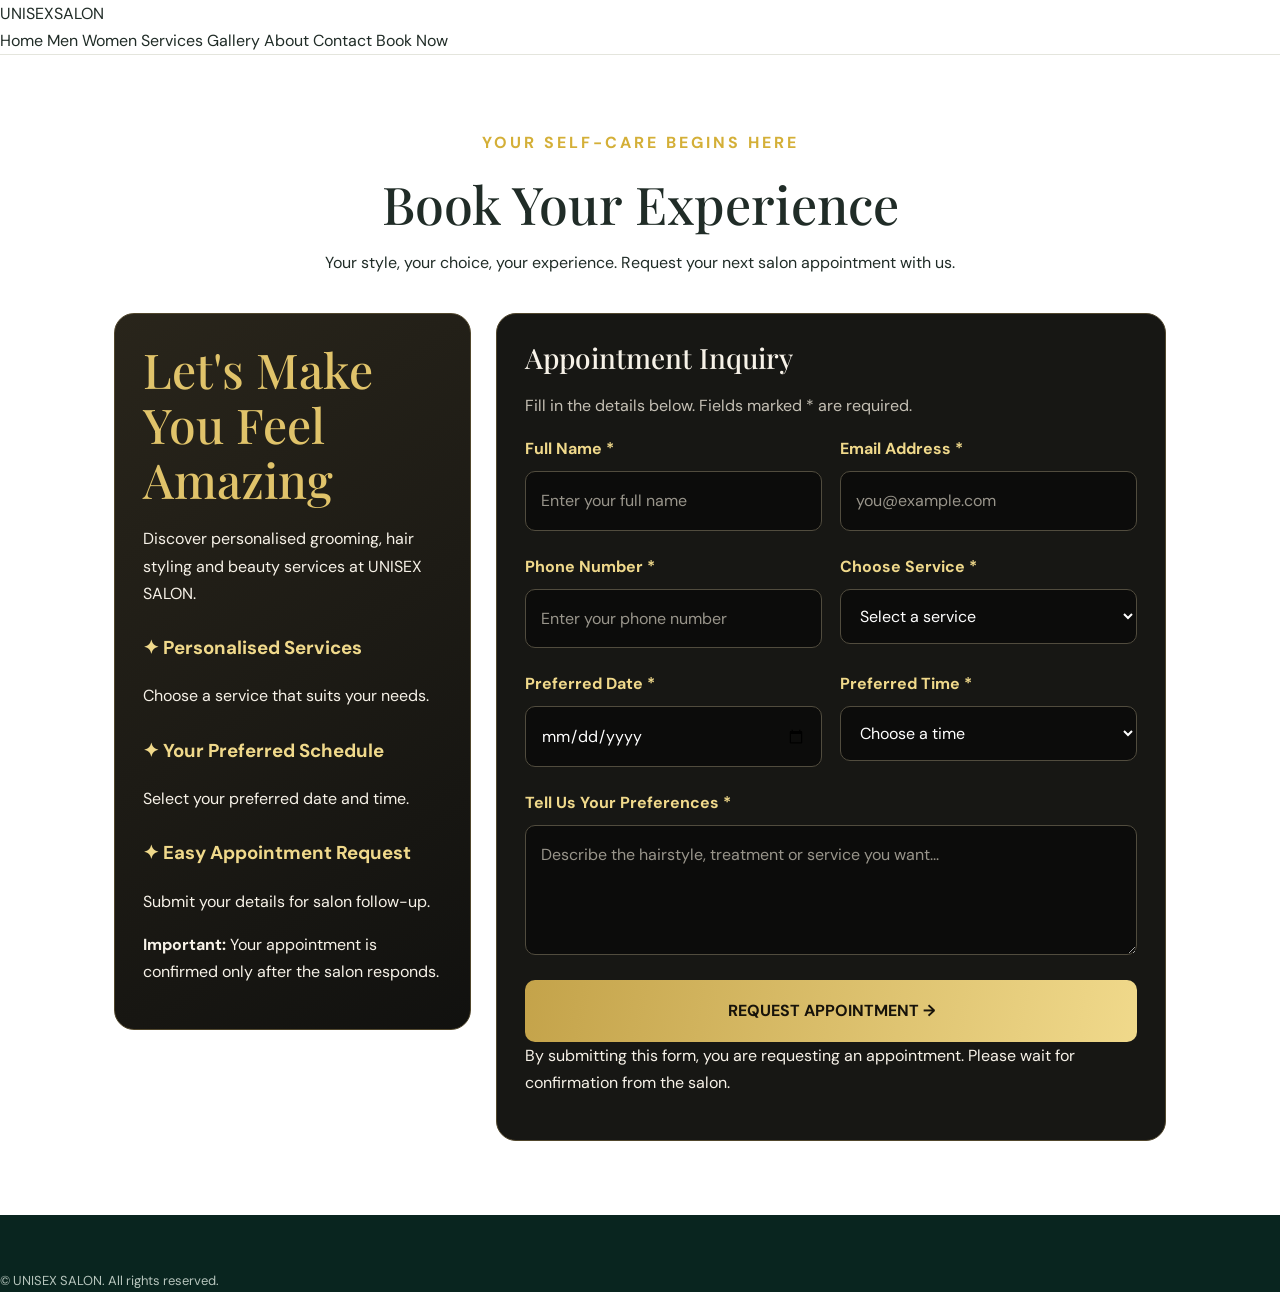
<file: booking.html>
<!DOCTYPE html>
<html lang="en">
<head>
    <meta charset="UTF-8">
    <meta name="viewport" content="width=device-width, initial-scale=1.0">

    <title>Book Appointment | UNISEX SALON</title>

    <link rel="stylesheet" href="style.css">
</head>

<body>

    <header class="site-header">
        <a class="logo" href="index.html">
            UNISEX<span>SALON</span>
        </a>

        <button class="menu-toggle" type="button"
                aria-label="Toggle navigation"
                aria-expanded="false">
            ☰
        </button>

        <nav class="site-nav">
            <a href="index.html">Home</a>
            <a href="men.html">Men</a>
            <a href="women.html">Women</a>
            <a href="services.html">Services</a>
            <a href="gallery.html">Gallery</a>
            <a href="about.html">About</a>
            <a href="contact.html">Contact</a>
            <a href="booking.html" aria-current="page">Book Now</a>
        </nav>
    </header>

    <main>
        <section class="booking-section">

            <header class="booking-heading">
                <p>YOUR SELF-CARE BEGINS HERE</p>
                <h1>Book Your Experience</h1>
                <p>
                    Your style, your choice, your experience.
                    Request your next salon appointment with us.
                </p>
            </header>

            <div class="booking-layout">

                <aside class="booking-info">
                    <h2>Let's Make You Feel Amazing</h2>

                    <p>
                        Discover personalised grooming, hair styling
                        and beauty services at UNISEX SALON.
                    </p>

                    <h3>✦ Personalised Services</h3>
                    <p>Choose a service that suits your needs.</p>

                    <h3>✦ Your Preferred Schedule</h3>
                    <p>Select your preferred date and time.</p>

                    <h3>✦ Easy Appointment Request</h3>
                    <p>Submit your details for salon follow-up.</p>

                    <p>
                        <strong>Important:</strong>
                        Your appointment is confirmed only after
                        the salon responds.
                    </p>
                </aside>

                <section class="booking-card">
                    <h2>Appointment Inquiry</h2>

                    <p>
                        Fill in the details below.
                        Fields marked * are required.
                    </p>

                    <form id="bookingForm">

                        <div class="booking-fields">

                            <div class="booking-field">
                                <label for="fullName">Full Name *</label>
                                <input
                                    type="text"
                                    id="fullName"
                                    name="fullName"
                                    placeholder="Enter your full name"
                                    autocomplete="name"
                                    minlength="2"
                                    required>
                            </div>

                            <div class="booking-field">
                                <label for="email">Email Address *</label>
                                <input
                                    type="email"
                                    id="email"
                                    name="email"
                                    placeholder="you@example.com"
                                    autocomplete="email"
                                    required>
                            </div>

                            <div class="booking-field">
                                <label for="phone">Phone Number *</label>
                                <input
                                    type="tel"
                                    id="phone"
                                    name="phone"
                                    placeholder="Enter your phone number"
                                    autocomplete="tel"
                                    inputmode="tel"
                                    pattern="[0-9+() -]{8,20}"
                                    required>
                            </div>

                            <div class="booking-field">
                                <label for="service">Choose Service *</label>
                                <select id="service" name="service" required>
                                    <option value="">Select a service</option>
                                    <option value="Haircut and Styling">
                                        Haircut & Styling
                                    </option>
                                    <option value="Hair Colour">
                                        Hair Colour
                                    </option>
                                    <option value="Hair Spa">
                                        Hair Spa
                                    </option>
                                    <option value="Facial and Skincare">
                                        Facial & Skincare
                                    </option>
                                    <option value="Beard Grooming">
                                        Beard Grooming
                                    </option>
                                    <option value="Manicure and Pedicure">
                                        Manicure & Pedicure
                                    </option>
                                    <option value="Bridal and Party Makeup">
                                        Bridal & Party Makeup
                                    </option>
                                    <option value="Complete Makeover">
                                        Complete Makeover
                                    </option>
                                    <option value="Other Service">
                                        Other Service
                                    </option>
                                </select>
                            </div>

                            <div class="booking-field">
                                <label for="date">Preferred Date *</label>
                                <input
                                    type="date"
                                    id="date"
                                    name="date"
                                    required>
                            </div>

                            <div class="booking-field">
                                <label for="time">Preferred Time *</label>
                                <select id="time" name="time" required>
                                    <option value="">Choose a time</option>
                                    <option value="10:00 AM">10:00 AM</option>
                                    <option value="11:00 AM">11:00 AM</option>
                                    <option value="12:00 PM">12:00 PM</option>
                                    <option value="1:00 PM">1:00 PM</option>
                                    <option value="2:00 PM">2:00 PM</option>
                                    <option value="3:00 PM">3:00 PM</option>
                                    <option value="4:00 PM">4:00 PM</option>
                                    <option value="5:00 PM">5:00 PM</option>
                                    <option value="6:00 PM">6:00 PM</option>
                                </select>
                            </div>

                            <div class="booking-field full">
                                <label for="message">
                                    Tell Us Your Preferences *
                                </label>

                                <textarea
                                    id="message"
                                    name="message"
                                    placeholder="Describe the hairstyle, treatment or service you want..."
                                    minlength="3"
                                    required></textarea>
                            </div>

                        </div>

                        <button type="submit" class="booking-submit">
                            REQUEST APPOINTMENT →
                        </button>

                        <p>
                            By submitting this form, you are requesting
                            an appointment. Please wait for confirmation
                            from the salon.
                        </p>

                        <p id="bookingStatus" role="status"
                           aria-live="polite"></p>

                    </form>
                </section>

            </div>
        </section>
    </main>

    <footer class="site-footer">
        <p>&copy; <span id="year"></span> UNISEX SALON.
            All rights reserved.</p>
    </footer>

    <script src="script.js"></script>

    <script>
        const dateInput = document.getElementById("date");
        const today = new Date();
        const localDate = new Date(
            today.getTime() - today.getTimezoneOffset() * 60000
        ).toISOString().split("T")[0];

        dateInput.min = localDate;
    </script>

</body>
</html>
</file>
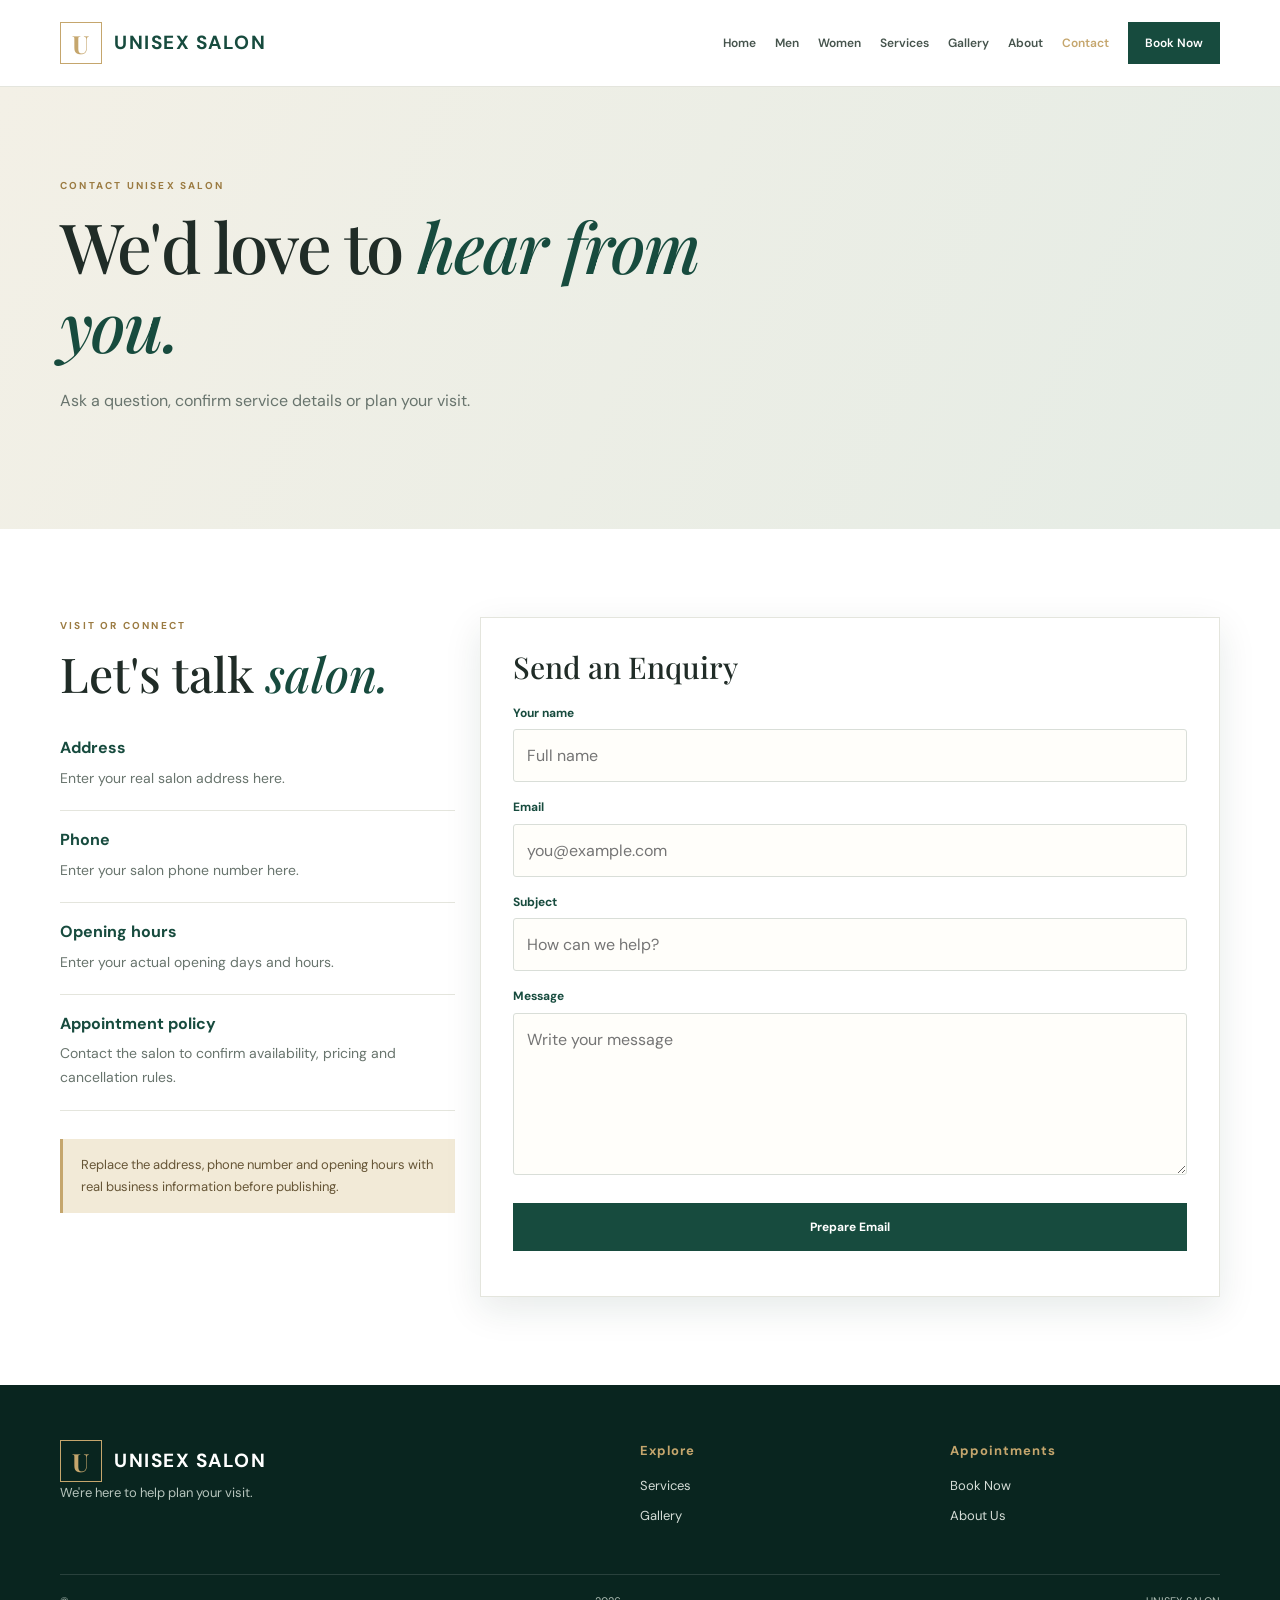
<file: contact.html>
<!DOCTYPE html>
<html lang="en">
<head>
  <meta charset="UTF-8">
  <meta name="viewport" content="width=device-width, initial-scale=1.0">
  <title>Contact | UNISEX SALON</title>
  <link rel="stylesheet" href="style.css">
  <script src="script.js" defer></script>
</head>
<body>

<header class="site-header">
  <nav class="navbar container" aria-label="Main navigation">
    <a class="brand" href="index.html"><span class="brand-icon">U</span><span>UNISEX SALON</span></a>
    <button class="menu-toggle" id="menuToggle" aria-label="Open navigation" aria-expanded="false">☰</button>
    <div class="nav-links" id="navLinks">
      <a href="index.html">Home</a><a href="men.html">Men</a><a href="women.html">Women</a>
      <a href="services.html">Services</a><a href="gallery.html">Gallery</a>
      <a href="about.html">About</a><a class="active" href="contact.html">Contact</a>
      <a class="nav-book" href="booking.html">Book Now</a>
    </div>
  </nav>
</header>

<main>
  <section class="page-hero">
    <div class="container">
      <p class="eyebrow">CONTACT UNISEX SALON</p>
      <h1>We'd love to <em>hear from you.</em></h1>
      <p>Ask a question, confirm service details or plan your visit.</p>
    </div>
  </section>

  <section class="section-padding container booking-layout">
    <div>
      <p class="eyebrow">VISIT OR CONNECT</p>
      <h2>Let's talk <em>salon.</em></h2>

      <div class="contact-detail">
        <strong>Address</strong>
        <p>Enter your real salon address here.</p>
      </div>
      <div class="contact-detail">
        <strong>Phone</strong>
        <p>Enter your salon phone number here.</p>
      </div>
      <div class="contact-detail">
        <strong>Opening hours</strong>
        <p>Enter your actual opening days and hours.</p>
      </div>
      <div class="contact-detail">
        <strong>Appointment policy</strong>
        <p>Contact the salon to confirm availability, pricing and cancellation rules.</p>
      </div>

      <p class="notice">Replace the address, phone number and opening hours with real business information before publishing.</p>
    </div>

    <form class="booking-form" id="contactForm">
      <h2>Send an Enquiry</h2>

      <label for="contactName">Your name</label>
      <input id="contactName" name="contactName" type="text" required placeholder="Full name">

      <label for="contactEmail">Email</label>
      <input id="contactEmail" name="contactEmail" type="email" required placeholder="you@example.com">

      <label for="contactSubject">Subject</label>
      <input id="contactSubject" name="contactSubject" type="text" required placeholder="How can we help?">

      <label for="contactMessage">Message</label>
      <textarea id="contactMessage" name="contactMessage" rows="5" required placeholder="Write your message"></textarea>

      <button class="btn btn-primary form-submit" type="submit">Prepare Email</button>
      <p id="contactMessageStatus" class="form-message" role="status"></p>
    </form>
  </section>
</main>

<footer class="site-footer">
  <div class="container footer-grid">
    <div class="footer-brand"><a class="brand" href="index.html"><span class="brand-icon">U</span><span>UNISEX SALON</span></a><p>We're here to help plan your visit.</p></div>
    <div><h3>Explore</h3><a href="services.html">Services</a><a href="gallery.html">Gallery</a></div>
    <div><h3>Appointments</h3><a href="booking.html">Book Now</a><a href="about.html">About Us</a></div>
  </div>
  <div class="container footer-bottom">© <span id="currentYear"></span> UNISEX SALON</div>
</footer>

</body>
</html>
</file>
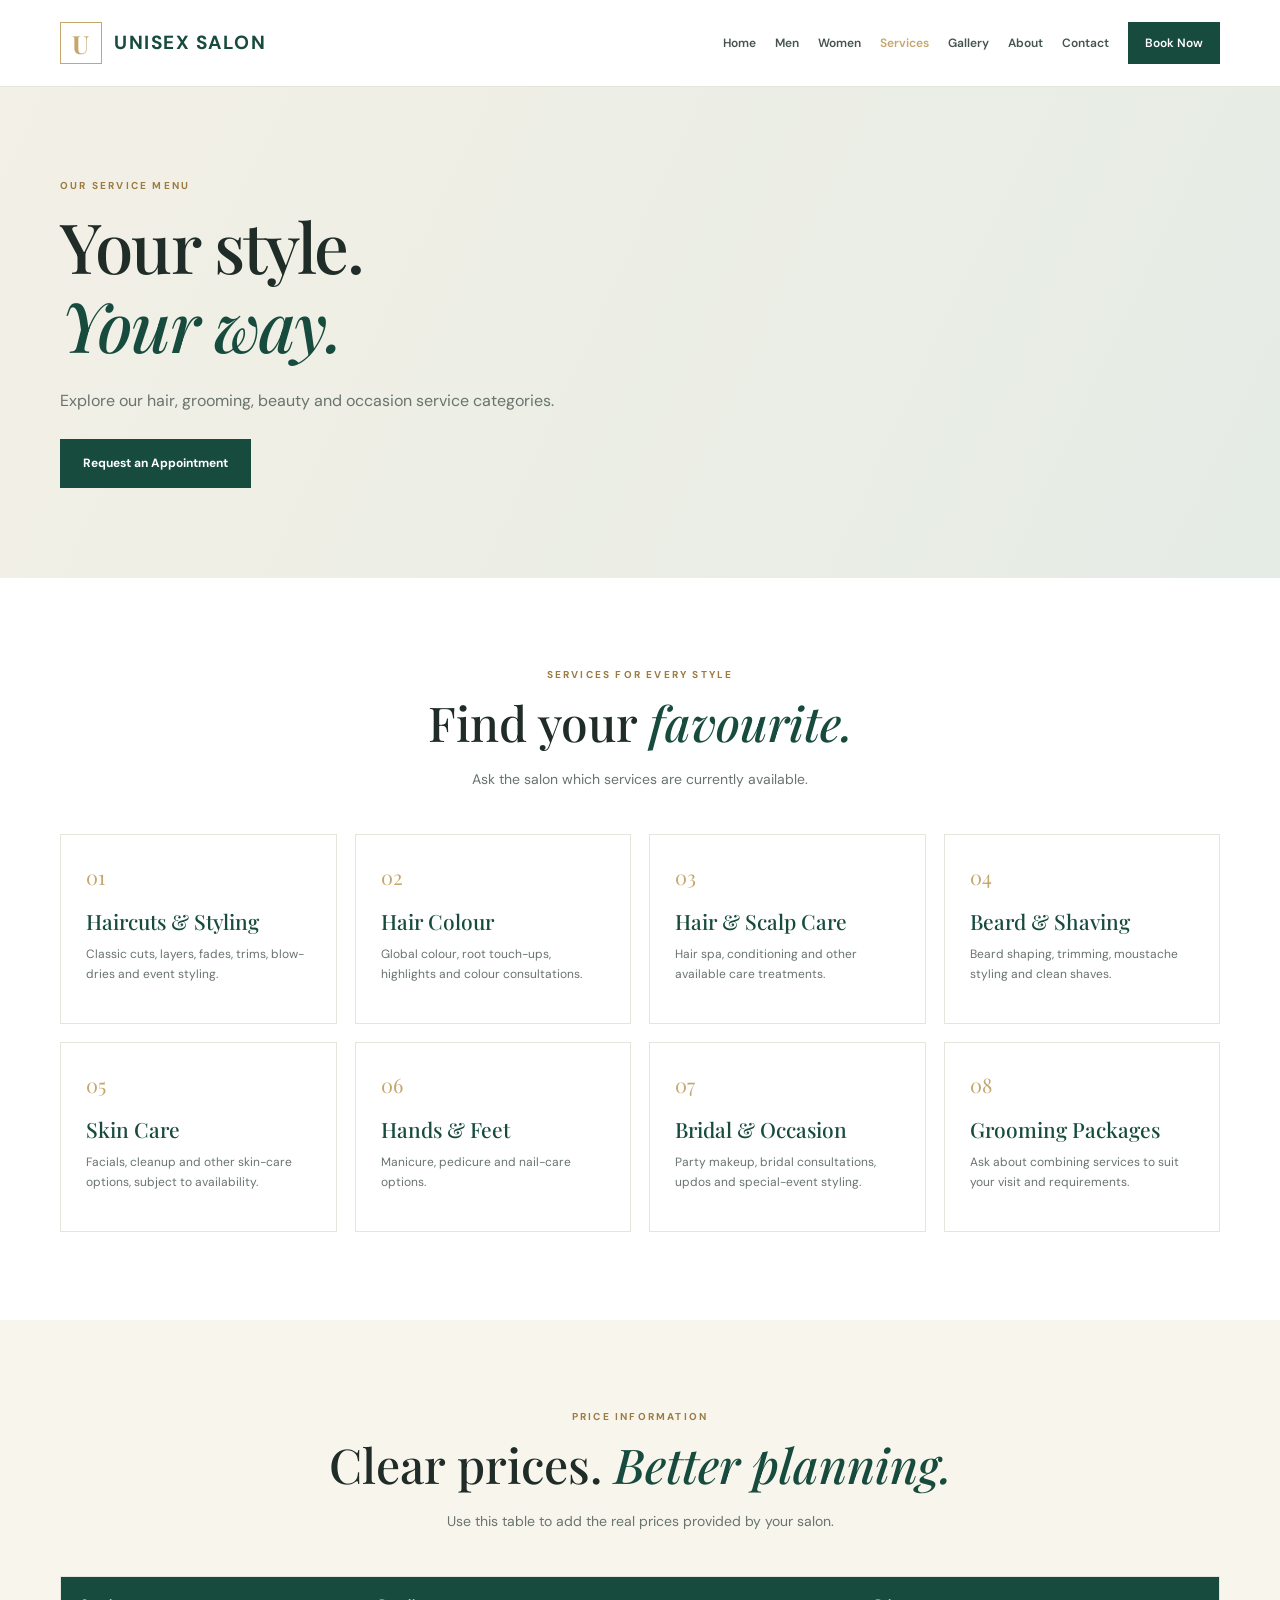
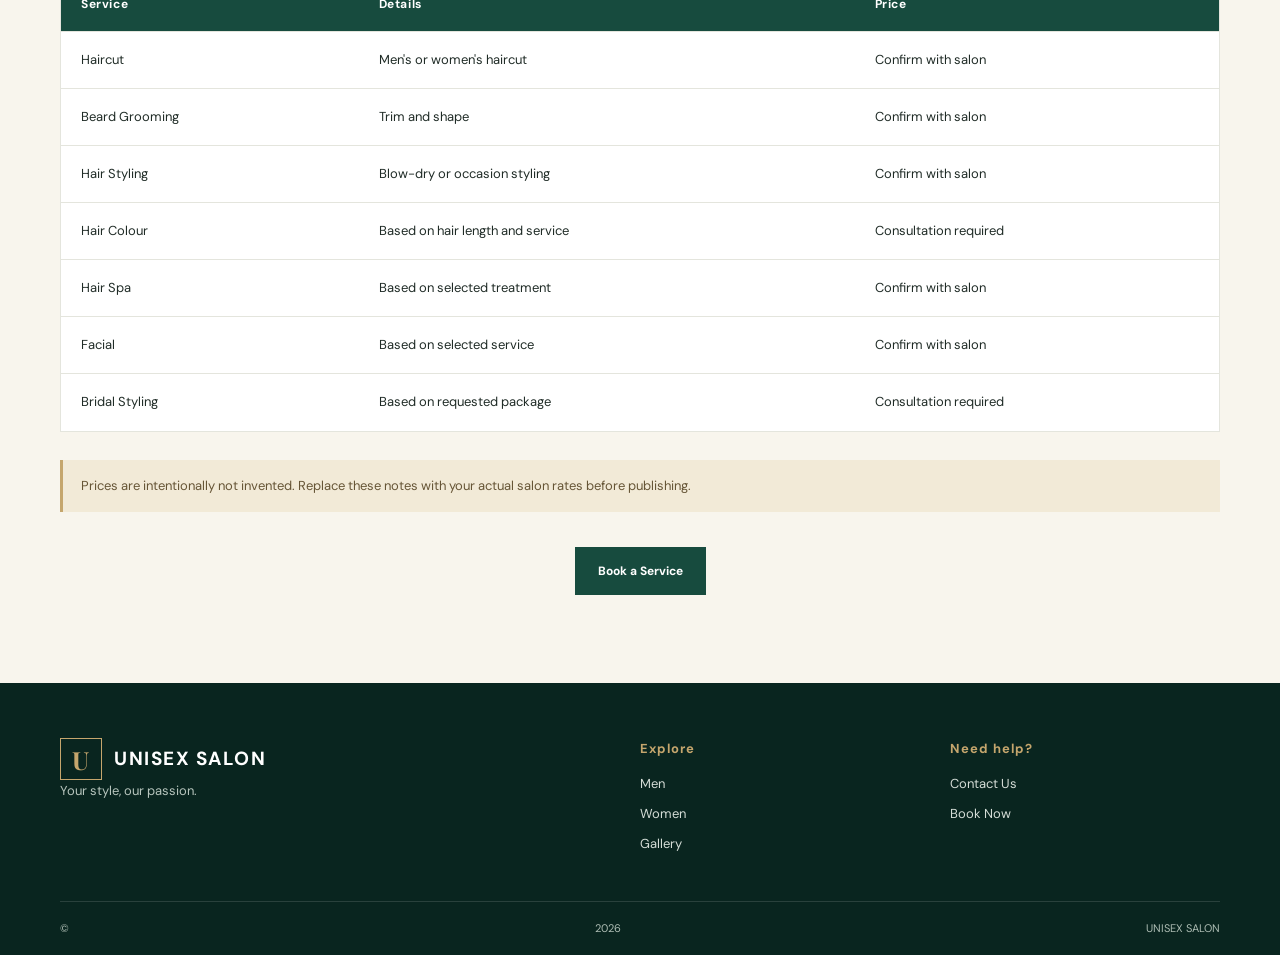
<file: services.html>
<!DOCTYPE html>
<html lang="en">
<head>
  <meta charset="UTF-8">
  <meta name="viewport" content="width=device-width, initial-scale=1.0">
  <title>Services | UNISEX SALON</title>
  <link rel="stylesheet" href="style.css">
  <script src="script.js" defer></script>
</head>
<body>

<header class="site-header">
  <nav class="navbar container" aria-label="Main navigation">
    <a class="brand" href="index.html"><span class="brand-icon">U</span><span>UNISEX SALON</span></a>
    <button class="menu-toggle" id="menuToggle" aria-label="Open navigation" aria-expanded="false">☰</button>
    <div class="nav-links" id="navLinks">
      <a href="index.html">Home</a><a href="men.html">Men</a><a href="women.html">Women</a>
      <a class="active" href="services.html">Services</a><a href="gallery.html">Gallery</a>
      <a href="about.html">About</a><a href="contact.html">Contact</a>
      <a class="nav-book" href="booking.html">Book Now</a>
    </div>
  </nav>
</header>

<main>
  <section class="page-hero">
    <div class="container">
      <p class="eyebrow">OUR SERVICE MENU</p>
      <h1>Your style.<br><em>Your way.</em></h1>
      <p>Explore our hair, grooming, beauty and occasion service categories.</p>
      <a class="btn btn-primary" href="booking.html">Request an Appointment</a>
    </div>
  </section>

  <section class="section-padding container">
    <div class="section-heading">
      <p class="eyebrow">SERVICES FOR EVERY STYLE</p>
      <h2>Find your <em>favourite.</em></h2>
      <p>Ask the salon which services are currently available.</p>
    </div>

    <div class="service-grid">
      <article class="service-card"><span class="service-number">01</span><h3>Haircuts & Styling</h3><p>Classic cuts, layers, fades, trims, blow-dries and event styling.</p></article>
      <article class="service-card"><span class="service-number">02</span><h3>Hair Colour</h3><p>Global colour, root touch-ups, highlights and colour consultations.</p></article>
      <article class="service-card"><span class="service-number">03</span><h3>Hair & Scalp Care</h3><p>Hair spa, conditioning and other available care treatments.</p></article>
      <article class="service-card"><span class="service-number">04</span><h3>Beard & Shaving</h3><p>Beard shaping, trimming, moustache styling and clean shaves.</p></article>
      <article class="service-card"><span class="service-number">05</span><h3>Skin Care</h3><p>Facials, cleanup and other skin-care options, subject to availability.</p></article>
      <article class="service-card"><span class="service-number">06</span><h3>Hands & Feet</h3><p>Manicure, pedicure and nail-care options.</p></article>
      <article class="service-card"><span class="service-number">07</span><h3>Bridal & Occasion</h3><p>Party makeup, bridal consultations, updos and special-event styling.</p></article>
      <article class="service-card"><span class="service-number">08</span><h3>Grooming Packages</h3><p>Ask about combining services to suit your visit and requirements.</p></article>
    </div>
  </section>

  <section class="section-padding soft-bg">
    <div class="container">
      <div class="section-heading">
        <p class="eyebrow">PRICE INFORMATION</p>
        <h2>Clear prices. <em>Better planning.</em></h2>
        <p>Use this table to add the real prices provided by your salon.</p>
      </div>

      <div class="table-wrap">
        <table class="price-table">
          <thead><tr><th>Service</th><th>Details</th><th>Price</th></tr></thead>
          <tbody>
            <tr><td>Haircut</td><td>Men's or women's haircut</td><td>Confirm with salon</td></tr>
            <tr><td>Beard Grooming</td><td>Trim and shape</td><td>Confirm with salon</td></tr>
            <tr><td>Hair Styling</td><td>Blow-dry or occasion styling</td><td>Confirm with salon</td></tr>
            <tr><td>Hair Colour</td><td>Based on hair length and service</td><td>Consultation required</td></tr>
            <tr><td>Hair Spa</td><td>Based on selected treatment</td><td>Confirm with salon</td></tr>
            <tr><td>Facial</td><td>Based on selected service</td><td>Confirm with salon</td></tr>
            <tr><td>Bridal Styling</td><td>Based on requested package</td><td>Consultation required</td></tr>
          </tbody>
        </table>
      </div>

      <p class="notice">Prices are intentionally not invented. Replace these notes with your actual salon rates before publishing.</p>
      <div class="center-action"><a class="btn btn-primary" href="booking.html">Book a Service</a></div>
    </div>
  </section>
</main>

<footer class="site-footer">
  <div class="container footer-grid">
    <div class="footer-brand"><a class="brand" href="index.html"><span class="brand-icon">U</span><span>UNISEX SALON</span></a><p>Your style, our passion.</p></div>
    <div><h3>Explore</h3><a href="men.html">Men</a><a href="women.html">Women</a><a href="gallery.html">Gallery</a></div>
    <div><h3>Need help?</h3><a href="contact.html">Contact Us</a><a href="booking.html">Book Now</a></div>
  </div>
  <div class="container footer-bottom">© <span id="currentYear"></span> UNISEX SALON</div>
</footer>

</body>
</html>
</file>
<file: style.css>
@import url('https://fonts.googleapis.com/css2?family=DM+Sans:wght@400;500;600;700&family=Playfair+Display:ital,wght@0,500;0,600;0,700;1,500;1,600&display=swap');

:root {
  --green: #174b3e;
  --green-dark: #0b2b24;
  --gold: #c5a66d;
  --cream: #f8f5ed;
  --white: #ffffff;
  --ink: #202c27;
  --muted: #68746d;
  --line: #e4e5dd;
  --shadow: 0 12px 35px rgba(18, 48, 38, 0.10);
}

* {
  box-sizing: border-box;
}

html {
  scroll-behavior: smooth;
}

body {
  margin: 0;
  font-family: 'DM Sans', sans-serif;
  color: var(--ink);
  background: var(--white);
  line-height: 1.7;
}

img,
video {
  display: block;
  max-width: 100%;
}

img {
  object-fit: cover;
}

a {
  color: inherit;
  text-decoration: none;
}

button,
input,
select,
textarea {
  font: inherit;
}

.container {
  width: min(1160px, calc(100% - 48px));
  margin-inline: auto;
}

.section-padding {
  padding-top: 88px;
  padding-bottom: 88px;
}

.soft-bg {
  background: var(--cream);
}

.dark-bg {
  background: var(--green-dark);
  color: var(--white);
}

.site-header {
  position: sticky;
  top: 0;
  z-index: 100;
  background: rgba(255, 255, 255, 0.97);
  border-bottom: 1px solid var(--line);
  backdrop-filter: blur(12px);
}

.navbar {
  min-height: 86px;
  display: flex;
  align-items: center;
  justify-content: space-between;
  gap: 25px;
}

.brand {
  display: inline-flex;
  align-items: center;
  gap: 12px;
  flex-shrink: 0;
  color: var(--green);
  font-size: 19px;
  font-weight: 700;
  letter-spacing: 1.5px;
}

.brand-icon {
  display: grid;
  place-items: center;
  width: 42px;
  height: 42px;
  border: 1px solid var(--gold);
  color: var(--gold);
  font-family: 'Playfair Display', serif;
  font-size: 25px;
}

.nav-links {
  display: flex;
  align-items: center;
  gap: 19px;
}

.nav-links > a {
  font-size: 12px;
  font-weight: 600;
  color: #46544d;
  transition: color 0.2s ease;
}

.nav-links > a:hover,
.nav-links > a.active {
  color: var(--gold);
}

.nav-links .nav-book {
  padding: 11px 17px;
  background: var(--green);
  color: var(--white);
}

.nav-links .nav-book:hover,
.nav-links .nav-book.active {
  background: var(--green-dark);
  color: var(--white);
}

.menu-toggle {
  display: none;
  background: transparent;
  border: 1px solid var(--line);
  color: var(--green);
  padding: 7px 12px;
  font-size: 22px;
  cursor: pointer;
}

.hero {
  background: linear-gradient(115deg, #f8f5ed, #edf1e9);
  overflow: hidden;
}

.hero-content {
  min-height: 610px;
  display: grid;
  grid-template-columns: 1fr 0.9fr;
  align-items: center;
  gap: 65px;
  padding-top: 55px;
  padding-bottom: 55px;
}

.hero-copy {
  padding: 20px 0;
}

.eyebrow {
  margin: 0 0 12px;
  color: #9b7b42;
  font-size: 10px;
  font-weight: 700;
  letter-spacing: 2.2px;
  text-transform: uppercase;
}

h1,
h2,
h3,
p {
  margin-top: 0;
}

h1,
h2 {
  font-family: 'Playfair Display', serif;
  font-weight: 500;
  line-height: 1.15;
}

.hero h1,
.page-hero h1 {
  margin-bottom: 22px;
  font-size: clamp(44px, 5.4vw, 74px);
  letter-spacing: -1.8px;
}

h1 em,
h2 em {
  color: var(--green);
  font-weight: 500;
}

.dark-bg h2 em,
.final-cta h2 em {
  color: #e1c58e;
}

.hero-copy > p:not(.eyebrow):not(.hero-note) {
  max-width: 480px;
  color: var(--muted);
}

.hero-image {
  height: 480px;
  overflow: hidden;
  border-radius: 180px 180px 4px 4px;
  box-shadow: var(--shadow);
}

.hero-image img {
  width: 100%;
  height: 100%;
}

.hero-buttons {
  display: flex;
  flex-wrap: wrap;
  gap: 12px;
  margin-top: 27px;
}

.btn {
  display: inline-flex;
  align-items: center;
  justify-content: center;
  padding: 13px 22px;
  border: 1px solid transparent;
  font-size: 12px;
  font-weight: 700;
  cursor: pointer;
  transition: transform 0.2s ease, background 0.2s ease;
}

.btn:hover {
  transform: translateY(-2px);
}

.btn-primary {
  background: var(--green);
  color: var(--white);
}

.btn-primary:hover {
  background: var(--green-dark);
}

.btn-outline {
  border-color: var(--green);
  color: var(--green);
  background: transparent;
}

.btn-outline-dark {
  border-color: var(--green);
  color: var(--green);
  background: transparent;
}

.btn-light {
  background: var(--white);
  color: var(--green);
}

.hero-note,
.media-note {
  margin-top: 22px;
  color: var(--muted);
  font-size: 11px;
}

.intro-grid {
  display: grid;
  grid-template-columns: 0.85fr 1.15fr;
  gap: 65px;
  align-items: center;
}

h2 {
  margin-bottom: 18px;
  font-size: clamp(32px, 4vw, 48px);
}

.intro-description {
  color: var(--muted);
}

.text-link {
  color: var(--green);
  font-size: 12px;
  font-weight: 700;
}

.section-heading {
  max-width: 720px;
  margin: 0 auto 42px;
  text-align: center;
}

.section-heading > p:not(.eyebrow) {
  color: var(--muted);
  font-size: 14px;
}

.light-heading h2,
.light-heading p:not(.eyebrow) {
  color: var(--white);
}

.studio-grid {
  display: grid;
  grid-template-columns: repeat(2, minmax(0, 1fr));
  gap: 24px;
}

.studio-card {
  position: relative;
  min-height: 430px;
  overflow: hidden;
  background: var(--green-dark);
  color: var(--white);
}

.studio-card::after {
  position: absolute;
  inset: 0;
  content: "";
  background: linear-gradient(0deg, rgba(4, 24, 18, 0.92), rgba(4, 24, 18, 0.02) 90%);
}

.studio-card > img {
  position: absolute;
  inset: 0;
  width: 100%;
  height: 100%;
  transition: transform 0.5s ease;
}

.studio-card:hover > img {
  transform: scale(1.04);
}

.studio-content {
  position: absolute;
  z-index: 1;
  right: 28px;
  bottom: 28px;
  left: 28px;
}

.studio-content h3 {
  margin-bottom: 8px;
  font-family: 'Playfair Display', serif;
  font-size: 34px;
  font-weight: 500;
}

.studio-content p:not(.eyebrow) {
  max-width: 420px;
  color: #e5e9e4;
  font-size: 13px;
}

.studio-content .eyebrow {
  color: #e1c58e;
}

.studio-content .btn {
  margin-top: 8px;
}

.service-grid {
  display: grid;
  grid-template-columns: repeat(4, minmax(0, 1fr));
  gap: 18px;
}

.service-grid-spaced {
  margin-top: 50px;
}

.service-card {
  min-height: 190px;
  padding: 25px;
  border: 1px solid var(--line);
  background: var(--white);
  transition: transform 0.2s ease, box-shadow 0.2s ease;
}

.service-card:hover {
  transform: translateY(-4px);
  box-shadow: var(--shadow);
}

.service-number {
  display: inline-block;
  margin-bottom: 14px;
  color: var(--gold);
  font-family: 'Playfair Display', serif;
  font-size: 20px;
}

.service-card h3 {
  margin-bottom: 9px;
  color: var(--green);
  font-family: 'Playfair Display', serif;
  font-size: 21px;
  font-weight: 500;
  line-height: 1.3;
}

.service-card p {
  margin-bottom: 12px;
  color: var(--muted);
  font-size: 12px;
}

.center-action {
  display: flex;
  justify-content: center;
  flex-wrap: wrap;
  gap: 12px;
  margin-top: 35px;
}

.benefit-grid {
  display: grid;
  grid-template-columns: repeat(3, minmax(0, 1fr));
  gap: 25px;
}

.benefit-card {
  padding: 26px;
  border: 1px solid rgba(255, 255, 255, 0.15);
}

.benefit-icon {
  color: var(--gold);
  font-size: 28px;
}

.benefit-card h3 {
  margin: 13px 0 8px;
  font-family: 'Playfair Display', serif;
  font-size: 22px;
  font-weight: 500;
}

.benefit-card p {
  margin-bottom: 0;
  color: #c5d0c8;
  font-size: 13px;
}

.media-section {
  max-width: 950px;
}

.video-frame {
  overflow: hidden;
  background: #111;
}

.video-frame video {
  width: 100%;
  max-height: 540px;
}

.audio-box {
  display: flex;
  align-items: center;
  gap: 20px;
  margin-top: 28px;
  padding: 25px;
  border: 1px solid var(--line);
  background: var(--cream);
}

.audio-symbol {
  color: var(--gold);
  font-size: 35px;
}

.audio-box h3 {
  margin-bottom: 5px;
  color: var(--green);
}

.audio-box p {
  margin-bottom: 12px;
  color: var(--muted);
  font-size: 12px;
}

.audio-box audio {
  width: min(100%, 360px);
}

.gallery-grid,
.gallery-large {
  display: grid;
  grid-template-columns: repeat(4, minmax(0, 1fr));
  gap: 15px;
}

.gallery-grid img {
  width: 100%;
  height: 230px;
}

.gallery-large {
  grid-template-columns: repeat(3, minmax(0, 1fr));
}

.gallery-large img {
  width: 100%;
  height: 300px;
}

.offer-box {
  display: flex;
  align-items: center;
  justify-content: space-between;
  gap: 30px;
  padding: 40px;
  border: 1px solid var(--line);
  background: var(--cream);
}

.offer-box h2 {
  margin-bottom: 10px;
}

.offer-box p:not(.eyebrow) {
  margin-bottom: 0;
  color: var(--muted);
  font-size: 13px;
}

.faq-container {
  max-width: 820px;
  margin: auto;
}

.faq-container details {
  padding: 19px 0;
  border-bottom: 1px solid var(--line);
}

.faq-container summary {
  color: var(--green);
  font-weight: 700;
  cursor: pointer;
}

.faq-container details p {
  margin: 12px 0 0;
  color: var(--muted);
  font-size: 14px;
}

.final-cta {
  padding: 75px 20px;
  background: var(--green);
  color: var(--white);
  text-align: center;
}

.final-cta .eyebrow {
  color: #e1c58e;
}

.final-cta h2 {
  margin: 10px 0 25px;
  color: var(--white);
  font-size: clamp(34px, 5vw, 54px);
}

.site-footer {
  padding: 55px 0 0;
  background: #09251f;
  color: var(--white);
}

.footer-grid {
  display: grid;
  grid-template-columns: 2fr 1fr 1fr;
  gap: 40px;
  padding-bottom: 38px;
}

.footer-brand .brand {
  color: var(--white);
}

.footer-brand p,
.site-footer p {
  max-width: 320px;
  color: #b7c5bd;
  font-size: 13px;
}

.site-footer h3 {
  color: var(--gold);
  font-size: 13px;
  letter-spacing: 1px;
}

.site-footer .footer-grid > div:not(:first-child) > a {
  display: block;
  margin: 8px 0;
  color: #d5ddd7;
  font-size: 13px;
}

.site-footer a:hover {
  color: var(--gold);
}

.footer-bottom {
  display: flex;
  justify-content: space-between;
  gap: 20px;
  padding-top: 17px;
  padding-bottom: 17px;
  border-top: 1px solid rgba(255, 255, 255, 0.13);
  color: #aebdb4;
  font-size: 11px;
}

.page-hero {
  padding: 90px 0;
  background: linear-gradient(115deg, #f3f0e6, #e5ece5);
}

.page-hero h1 {
  max-width: 760px;
}

.page-hero p:not(.eyebrow) {
  max-width: 650px;
  margin-bottom: 25px;
  color: var(--muted);
}

.page-hero-women {
  background: linear-gradient(115deg, #f6efe9, #e7eee7);
}

.content-grid {
  display: grid;
  grid-template-columns: 1fr 1fr;
  align-items: center;
  gap: 60px;
}

.feature-image {
  width: 100%;
  height: 430px;
  border-radius: 160px 160px 3px 3px;
}

.notice {
  margin-top: 28px;
  padding: 15px 18px;
  border-left: 3px solid var(--gold);
  background: #f2ead7;
  color: #665536;
  font-size: 13px;
}

.table-wrap {
  overflow-x: auto;
  border: 1px solid var(--line);
  background: var(--white);
}

.price-table {
  width: 100%;
  min-width: 600px;
  border-collapse: collapse;
}

.price-table th {
  background: var(--green);
  color: var(--white);
  text-align: left;
  font-size: 12px;
  letter-spacing: 0.6px;
}

.price-table th,
.price-table td {
  padding: 17px 20px;
  border-bottom: 1px solid var(--line);
}

.price-table td {
  font-size: 13px;
}

.price-table tr:last-child td {
  border-bottom: 0;
}

.booking-layout {
  display: grid;
  grid-template-columns: 0.8fr 1.2fr;
  align-items: start;
  gap: 70px;
}

.booking-form {
  padding: 32px;
  border: 1px solid var(--line);
  background: var(--white);
  box-shadow: var(--shadow);
}

.booking-form h2 {
  font-size: 30px;
}

.booking-form label {
  display: block;
  margin: 15px 0 6px;
  color: var(--green);
  font-size: 12px;
  font-weight: 700;
}

.booking-form input,
.booking-form select,
.booking-form textarea {
  width: 100%;
  padding: 12px 13px;
  border: 1px solid #d9ded8;
  border-radius: 3px;
  background: #fffefa;
  color: var(--ink);
}

.booking-form input:focus,
.booking-form select:focus,
.booking-form textarea:focus {
  outline: 2px solid #d8c08f;
  border-color: var(--gold);
}

.form-submit {
  width: 100%;
  margin-top: 20px;
}

.form-message {
  color: var(--green);
  font-size: 13px;
}

.contact-detail {
  padding: 15px 0;
  border-bottom: 1px solid var(--line);
}

.contact-detail strong {
  color: var(--green);
}

.contact-detail p {
  margin: 5px 0;
  color: var(--muted);
  font-size: 14px;
}


/* UNISEX SALON - BOOKING PAGE */

.booking-section {
    max-width: 1100px;
    margin: 50px auto;
    padding: 24px;
}

.booking-heading {
    text-align: center;
    margin-bottom: 35px;
}

.booking-heading h1 {
    font-size: clamp(32px, 5vw, 52px);
    margin: 15px 0;
}

.booking-heading p {
    line-height: 1.8;
}

.booking-heading p:first-child {
    color: #d4af37;
    letter-spacing: 3px;
    font-weight: bold;
}

.booking-layout {
    display: grid;
    grid-template-columns: 0.8fr 1.5fr;
    gap: 25px;
}

.booking-info,
.booking-card {
    background: #171714;
    color: #f7f2e8;
    border: 1px solid #51472d;
    border-radius: 20px;
    padding: 28px;
}

.booking-info {
    background: linear-gradient(145deg, #29251b, #11110f);
}

.booking-info h2 {
    color: #e0c36a;
}

.booking-info h3 {
    color: #f0d98b;
    margin-top: 25px;
}

.booking-card h2 {
    font-size: 28px;
}

.booking-card > p {
    line-height: 1.7;
    color: #c5c0b5;
}

.booking-fields {
    display: grid;
    grid-template-columns: 1fr 1fr;
    gap: 22px 18px;
}

.booking-field {
    min-width: 0;
}

.booking-field.full {
    grid-column: 1 / -1;
}

.booking-field label {
    display: block;
    margin-bottom: 9px;
    font-weight: bold;
    color: #f0d98b;
}

.booking-field input,
.booking-field select,
.booking-field textarea {
    box-sizing: border-box;
    display: block;
    width: 100%;
    padding: 15px;
    border: 1px solid #514c3e;
    border-radius: 10px;
    background: #0c0c0b;
    color: #fff;
    font: inherit;
    font-size: 16px;
}

.booking-field input:focus,
.booking-field select:focus,
.booking-field textarea:focus {
    outline: 2px solid #d4af37;
    border-color: #d4af37;
}

.booking-field input::placeholder,
.booking-field textarea::placeholder {
    color: #99958b;
}

.booking-field select option {
    background: #171714;
    color: #fff;
}

.booking-field textarea {
    min-height: 130px;
    resize: vertical;
}

.booking-submit {
    width: 100%;
    padding: 17px;
    margin-top: 25px;
    border: none;
    border-radius: 10px;
    background: linear-gradient(100deg, #c4a34a, #f0d98b);
    color: #17130a;
    font-size: 16px;
    font-weight: bold;
    cursor: pointer;
}

.booking-submit:hover {
    filter: brightness(1.1);
}

@media (max-width: 700px) {
    .booking-section {
        margin: 25px auto;
        padding: 16px;
    }

    .booking-layout {
        grid-template-columns: 1fr;
    }

    .booking-info,
    .booking-card {
        padding: 20px;
    }

    .booking-fields {
        grid-template-columns: 1fr;
    }

    .booking-field.full {
        grid-column: auto;
    }
}


@media (max-width: 1000px) {
  .nav-links {
    gap: 12px;
    font-size: 12px;
  }

  .service-grid {
    grid-template-columns: repeat(2, minmax(0, 1fr));
  }

  .hero-content {
    gap: 30px;
  }

  .hero-image {
    height: 430px;
  }

  .gallery-grid {
    grid-template-columns: repeat(2, minmax(0, 1fr));
  }
}

@media (max-width: 760px) {
  .container {
    width: min(100% - 30px, 600px);
  }

  .navbar {
    min-height: 72px;
    flex-wrap: wrap;
  }

  .menu-toggle {
    display: block;
  }

  .nav-links {
    display: none;
    width: 100%;
    padding: 5px 0 18px;
    flex-direction: column;
    align-items: stretch;
    gap: 4px;
  }

  .nav-links.open {
    display: flex;
  }

  .nav-links > a:not(.nav-book) {
    padding: 10px 4px;
  }

  .nav-book {
    text-align: center;
  }

  .hero {
    background: #f7f3e9;
  }

  .hero-content {
    min-height: auto;
    grid-template-columns: 1fr;
    gap: 30px;
    padding-top: 58px;
  }

  .hero h1,
  .page-hero h1 {
    font-size: clamp(42px, 12vw, 62px);
  }

  .hero-image {
    width: 100%;
    max-width: 480px;
    height: 350px;
    margin: auto;
    border-radius: 130px 130px 4px 4px;
  }

  .section-padding {
    padding-top: 65px;
    padding-bottom: 65px;
  }

  .intro-grid,
  .content-grid,
  .booking-layout {
    grid-template-columns: 1fr;
    gap: 28px;
  }

  .studio-grid {
    grid-template-columns: 1fr;
  }

  .studio-card {
    min-height: 410px;
  }

  .benefit-grid {
    grid-template-columns: 1fr;
  }

  .gallery-grid,
  .gallery-large {
    grid-template-columns: repeat(2, minmax(0, 1fr));
  }

  .gallery-grid img,
  .gallery-large img {
    height: 220px;
  }

  .offer-box {
    align-items: flex-start;
    flex-direction: column;
    padding: 30px 24px;
  }

  .footer-grid {
    grid-template-columns: 1fr 1fr;
    gap: 25px;
  }

  .footer-brand {
    grid-column: 1 / -1;
  }

  .page-hero {
    padding: 70px 0;
  }

  .feature-image {
    height: 330px;
    max-width: 500px;
  }

  .booking-form {
    padding: 23px;
  }

  .audio-box {
    align-items: flex-start;
    padding: 18px;
  }

  .footer-bottom {
    flex-direction: column;
    gap: 5px;
  }
}

@media (max-width: 420px) {
  .service-grid {
    grid-template-columns: 1fr;
  }

  .hero-buttons .btn {
    width: 100%;
  }

  .gallery-grid,
  .gallery-large {
    grid-template-columns: 1fr;
  }

  .gallery-grid img,
  .gallery-large img {
    height: 260px;
  }

  .footer-grid {
    grid-template-columns: 1fr;
  }

  .footer-brand {
    grid-column: auto;
  }

  .audio-box {
    flex-direction: column;
  }
}
</file>
